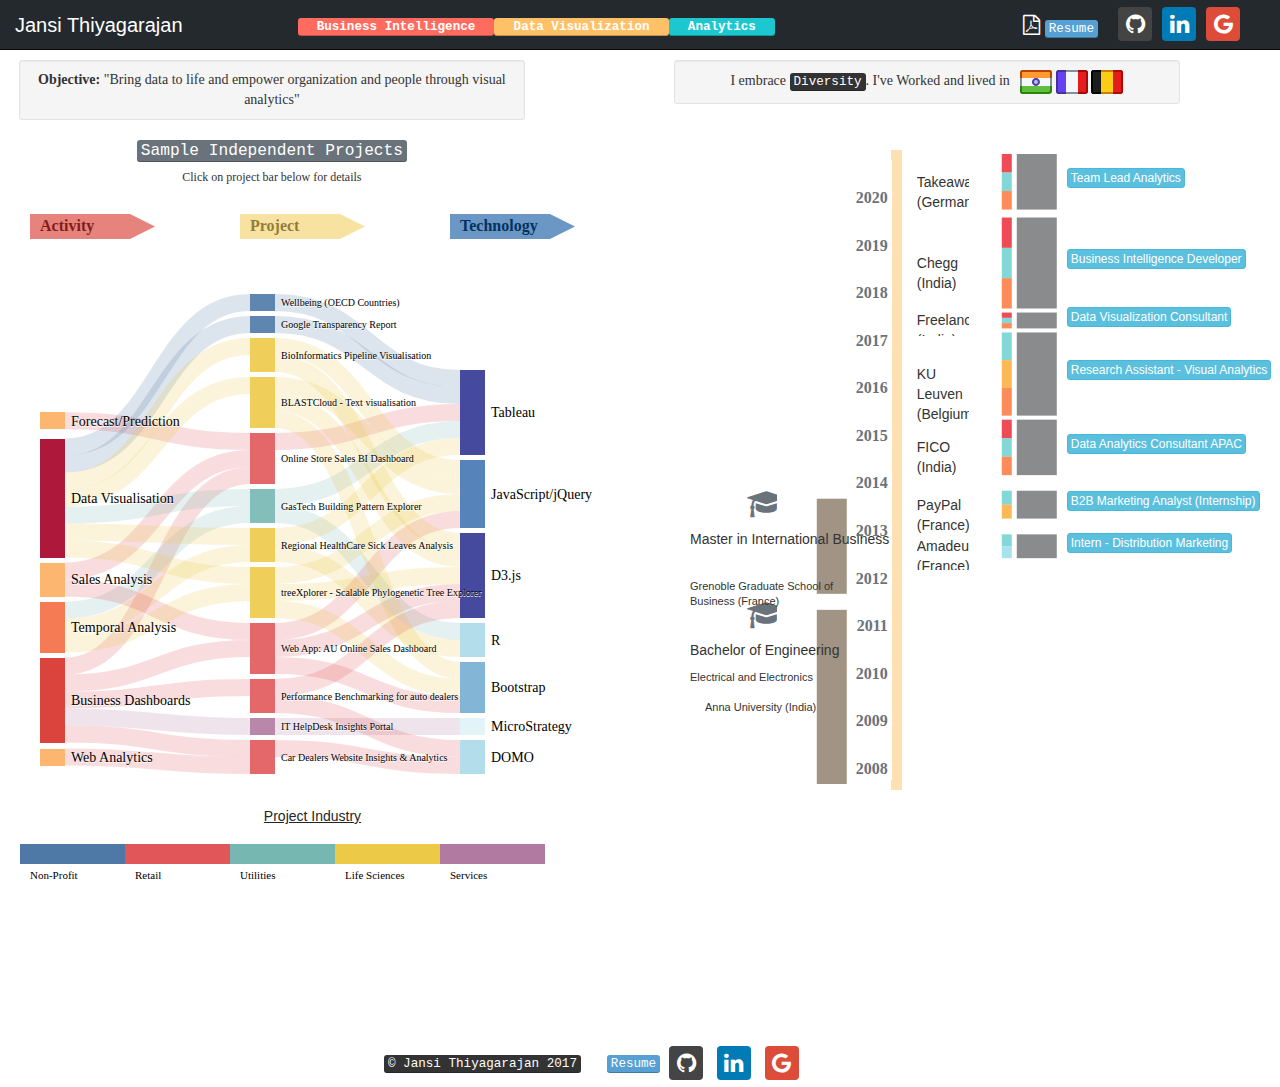
<file: index.html>
<!DOCTYPE html>
<html lang="en">

<head>

    <meta charset="utf-8">
    <meta http-equiv="X-UA-Compatible" content="IE=edge">
    <meta name="viewport" content="width=device-width, initial-scale=1">
    <meta name="description" content="">
    <meta name="author" content="">

    <title> Jansi Thiyagarajan - Website</title>

    <!-- Bootstrap Core CSS -->
    <link rel="stylesheet" href="https://maxcdn.bootstrapcdn.com/bootstrap/3.3.7/css/bootstrap.min.css">
    <!-- Font Awesome CSS -->
    <link rel="stylesheet" href="https://cdnjs.cloudflare.com/ajax/libs/font-awesome/4.7.0/css/font-awesome.min.css">
    <link href="css/bootstrap-social.css" rel="stylesheet">
    <link href="css/custom.css" rel="stylesheet">
    <link href="css/flowViz.css" rel="stylesheet">

</head>

<body>
<nav class="navbar navbar-inverse navbar-fixed-top">
    <div class="container-fluid">
        <div class="navbar-header">
            <a class="navbar-brand name">Jansi Thiyagarajan</a>
        </div>

        <ul class="nav navbar-nav" id="keyDomain">
            <li class="BI"><kbd>&nbsp Business Intelligence &nbsp </kbd></li>
            <li class="viz"><kbd>&nbsp Data Visualization &nbsp</kbd></li>
            <li class="analytics"><kbd> &nbsp Analytics &nbsp</kbd></li>
        </ul>

        <ul class="nav navbar-nav navbar-right">
            <li class="resume"><a
                    href="https://drive.google.com/file/d/0B0U3T-l0nqzZYWozbXZhbW4tSWc/view?usp=sharing"><i
                    class="fa fa-file-pdf-o" aria-hidden="true"></i><kbd>Resume</kbd>
            </a></li>
            <li><a href="https://github.com/jansithiya" class="btn btn-social-icon btn-github">
                <span class="fa fa-github"></span>
            </a></li>
            <li><a href="https://www.linkedin.com/in/jansi-thiyagarajan-32140958/"
                   class="btn btn-social-icon btn-linkedin">
                <span class="fa fa-linkedin"></span>
            </a></li>
            <li><a href="mailto:thiyagarajan.jansi@gmail.com" class="btn btn-social-icon btn-google">
                <span class="fa fa-google"></span>
            </a></li>

        </ul>
    </div>
</nav>

<div class="row">
    <div class="col-lg-6 col-md-12 col-sm-12">
        <div class="well well-sm topwell">
            <b>Objective:</b> "Bring data to life and empower organization and people through visual analytics"
        </div>
        <h4 class="topwell project"><kbd>Sample Independent Projects</kbd></h4>
        <h6 class="topwell project">Click on project bar below for details</h6>
        <div id="mainViz"></div>
        <div id="legendViz">
            <h5 class="legendTitle">Project Industry</h5>
        </div>
    </div>
    <div class="col-lg-6 col-md-12 col-sm-12">
        <div class="well well-sm topwell">
            I embrace <kbd>Diversity</kbd>. I've Worked and lived in &nbsp
            <img id="India" src="assets/India.png"> </img>
            <img id="France" src="assets/france.png"></img>
            <img id="Belgium" src="assets/belgium.png"></img>
        </div>
        <div id="timeline"></div>
    </div>
</div>

<footer class="footer">
    <kbd>© Jansi Thiyagarajan 2017</kbd>
    <a class="resume" href="https://drive.google.com/file/d/0B0U3T-l0nqzZYWozbXZhbW4tSWc/view?usp=sharing"><i
            class="fa fa-file-pdf-o" aria-hidden="true"></i><kbd>Resume</kbd>
    </a>
    <a href="https://github.com/jansithiya" class="btn btn-social-icon btn-github">
        <span class="fa fa-github"></span>
    </a>
    <a href="https://www.linkedin.com/in/jansi-thiyagarajan-32140958/" class="btn btn-social-icon btn-linkedin">
        <span class="fa fa-linkedin"></span>
    </a>
    <a href="mailto:thiyagarajan.jansi@gmail.com" class="btn btn-social-icon btn-google">
        <span class="fa fa-google"></span>
    </a>

</footer>
<script src="js/browserCheck.js"></script>
<script src="js/jquery.js"></script>
<script src="js/underscore-min.js"></script>
<script src="js/bootstrap.js"></script>
<script src="js/custom.js"></script>
<script src="js/d3.v4.min.js"></script>
<script src="js/sankey.js"></script>
<script src="js/portfolioViz.js"></script>
<script src="js/workData.js"></script>
<script src="js/workTimeline.js"></script>
<!-- Google Analytics  !-->
<script>
    (function (i, s, o, g, r, a, m) {
        i['GoogleAnalyticsObject'] = r;
        i[r] = i[r] || function () {
                (i[r].q = i[r].q || []).push(arguments)
            }, i[r].l = 1 * new Date();
        a = s.createElement(o),
            m = s.getElementsByTagName(o)[0];
        a.async = 1;
        a.src = g;
        m.parentNode.insertBefore(a, m)
    })(window, document, 'script', 'https://www.google-analytics.com/analytics.js', 'ga');

    ga('create', 'UA-101287942-1', 'auto');
    ga('send', 'pageview');

</script>
</body>

</html>
</file>
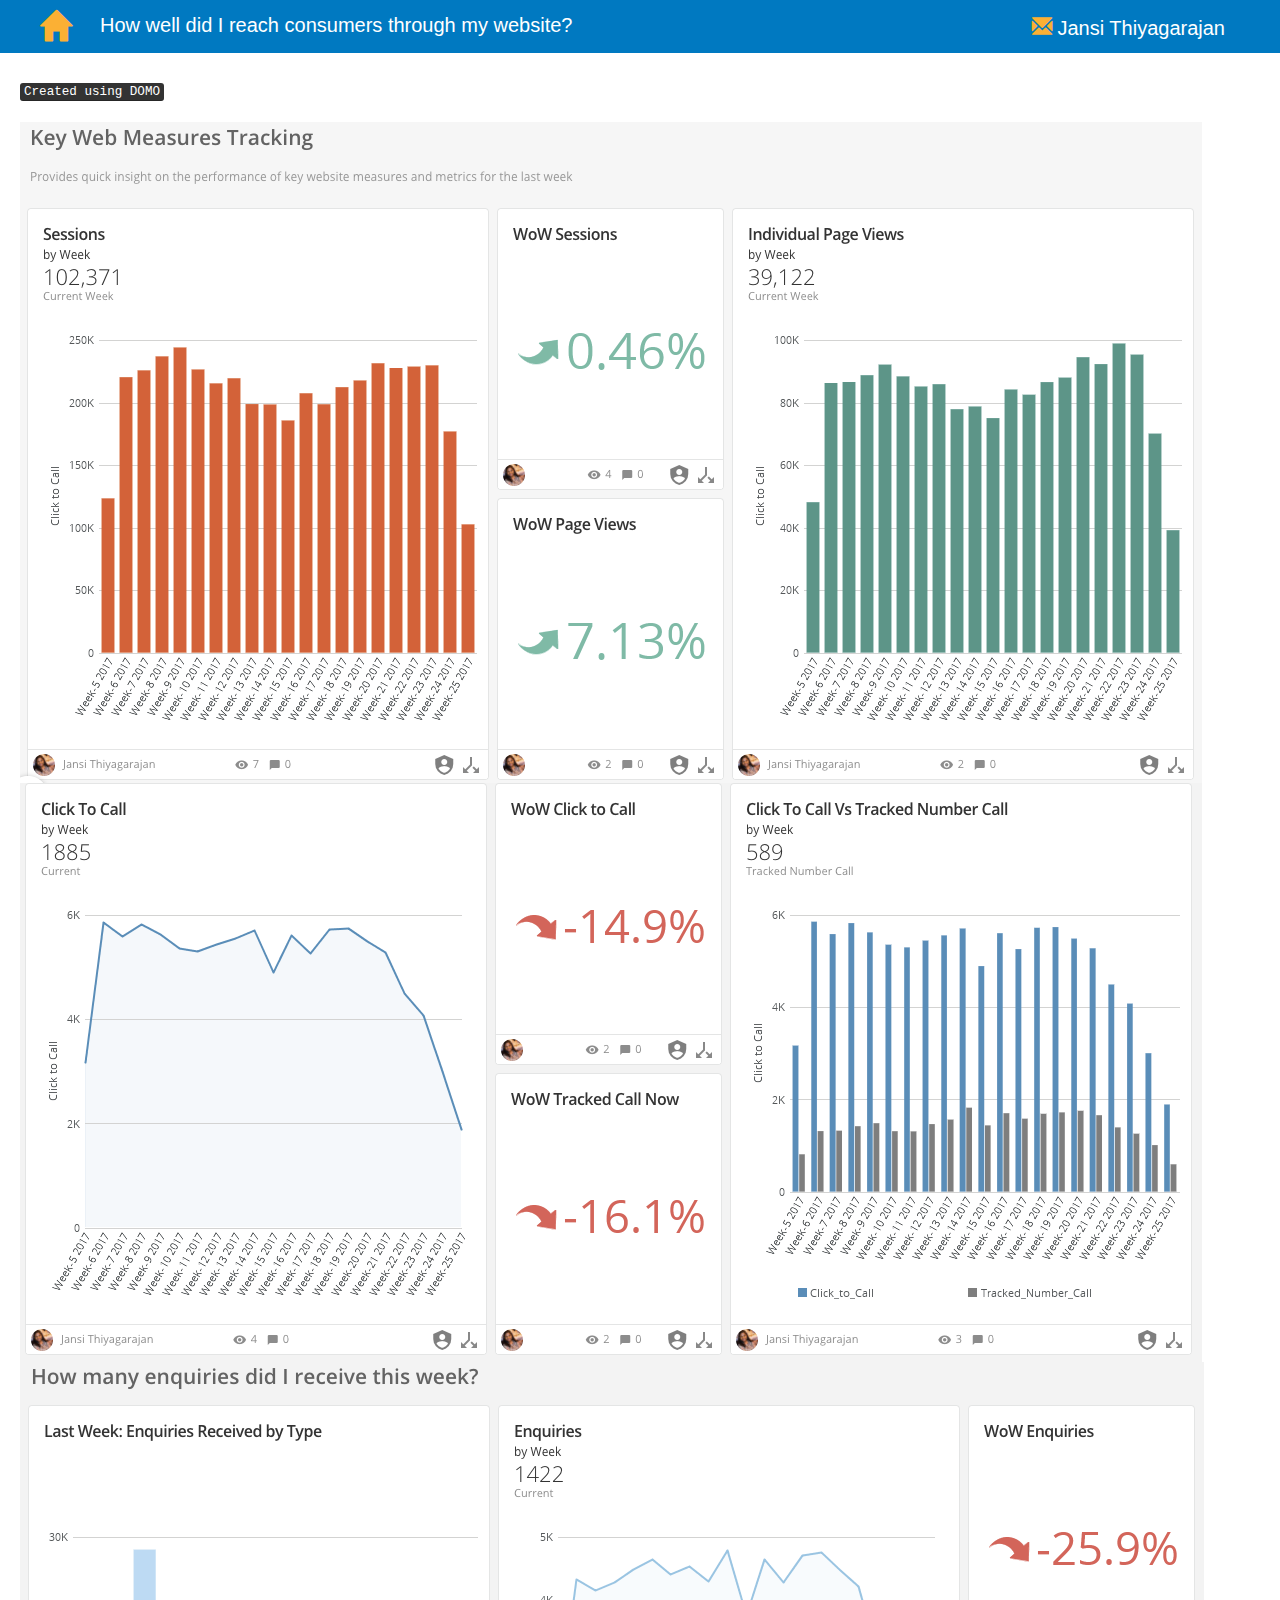
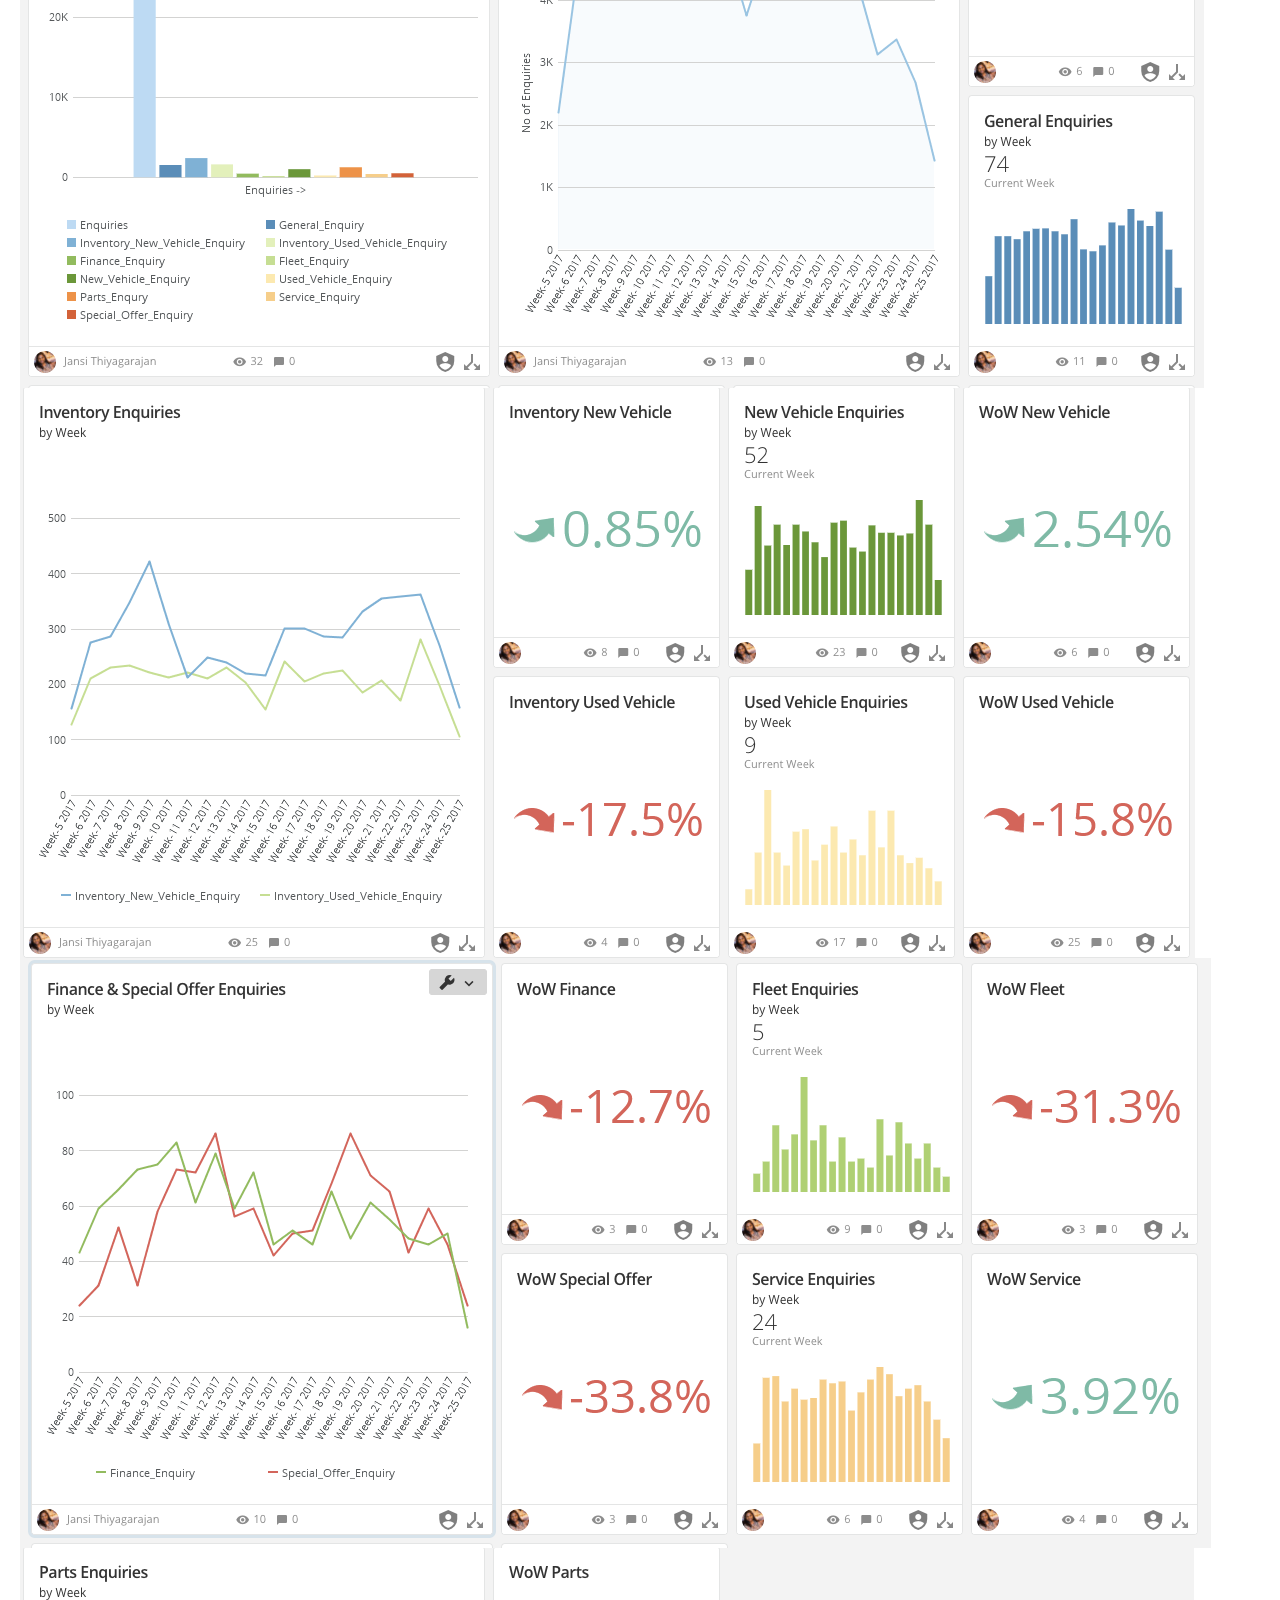
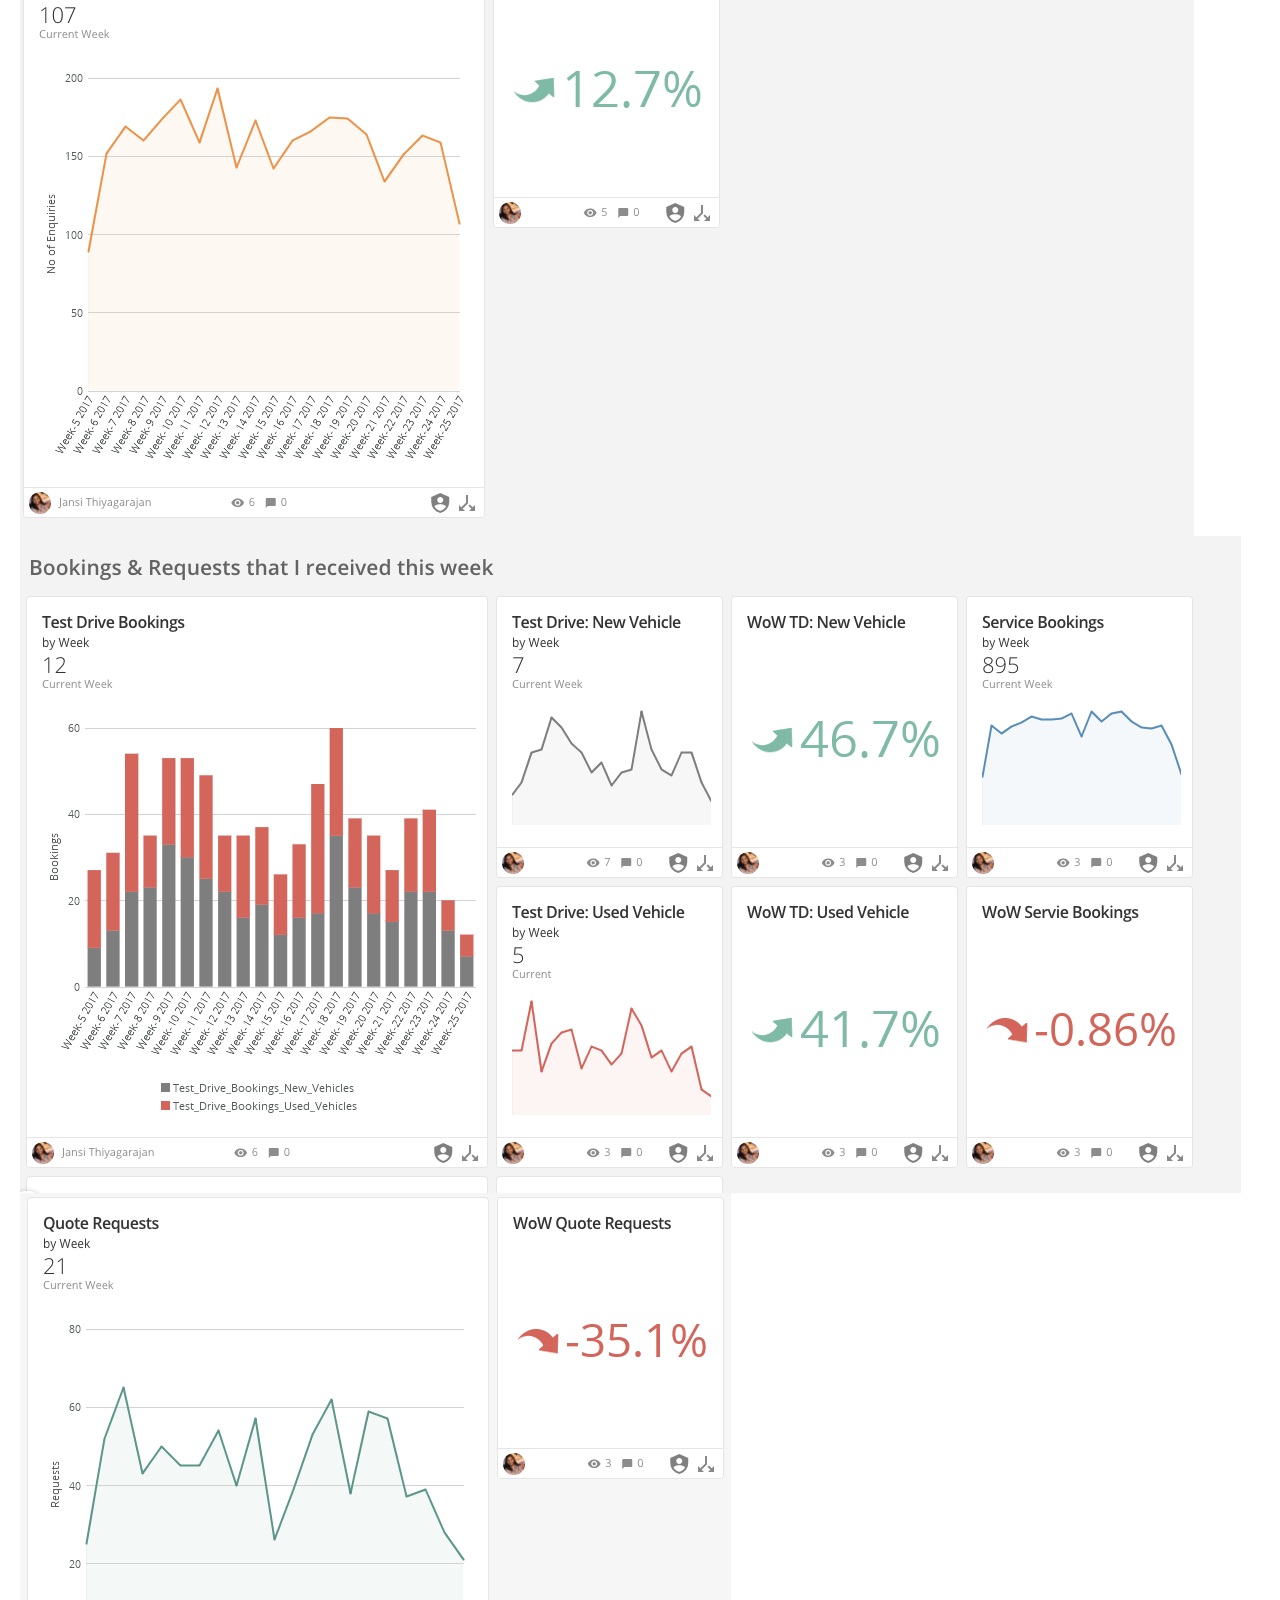
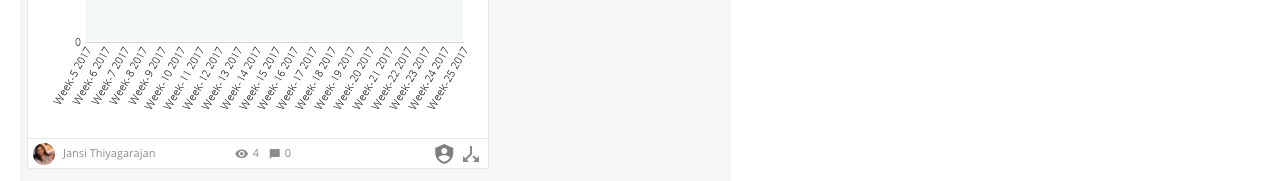
<file: pages/CarDealers.html>
<!DOCTYPE html>
<html lang="en">

<head>
    <meta charset="utf-8">
    <meta http-equiv="X-UA-Compatible" content="IE=edge">
    <meta name="viewport" content="width=device-width, initial-scale=1">
    <meta name="description" content="">
    <meta name="author" content="">

    <title> National Car Dealers Website Analysis & Benchmark </title>
    <!-- Bootstrap Core CSS -->
    <link rel="stylesheet" href="https://maxcdn.bootstrapcdn.com/bootstrap/3.3.7/css/bootstrap.min.css">
    <!-- Font Awesome CSS -->
    <link rel="stylesheet" href="https://cdnjs.cloudflare.com/ajax/libs/font-awesome/4.7.0/css/font-awesome.min.css">
    <!-- pages custom CSS -->
    <link href="../css/pages.css" rel="stylesheet">

</head>

<body>

<nav class="navbar navbar-inverse navbar-fixed-top">
    <div class="container-fluid">
        <div class="navbar-header">
            <a class="navbar-brand" href="https://jansithiya.github.io"><span
                    class="glyphicon glyphicon-home"></span></a>
        </div>
        <ul class="nav navbar-nav">
            <li><a> How well did I reach consumers through my website? </a></li>
        </ul>
        <ul class="nav navbar-nav navbar-right">
            <li><a href="mailto:thiyagarajan.jansi@gmail.com"><span class="glyphicon glyphicon-envelope"></span> Jansi
                Thiyagarajan</a></li>
        </ul>
    </div>
</nav>
<div class="container" id="dealers">
    <kbd>Created using DOMO </kbd>
    <div id="dealersImages">
    <img src="../assets/dealers/1.png" alt="Key Metrics">
    <img src="../assets/dealers/2.png" alt="Key Metrics">
    <img src="../assets/dealers/3.png" alt="Key Metrics">
    <img src="../assets/dealers/4.png" alt="Key Metrics">
    <img src="../assets/dealers/5.png" alt="Key Metrics">
    <img src="../assets/dealers/6.png" alt="Key Metrics">
    <img src="../assets/dealers/7.png" alt="Key Metrics">
    <img src="../assets/dealers/8.png" alt="Key Metrics">
    </div>
</div>
</body>
</html>
</file>
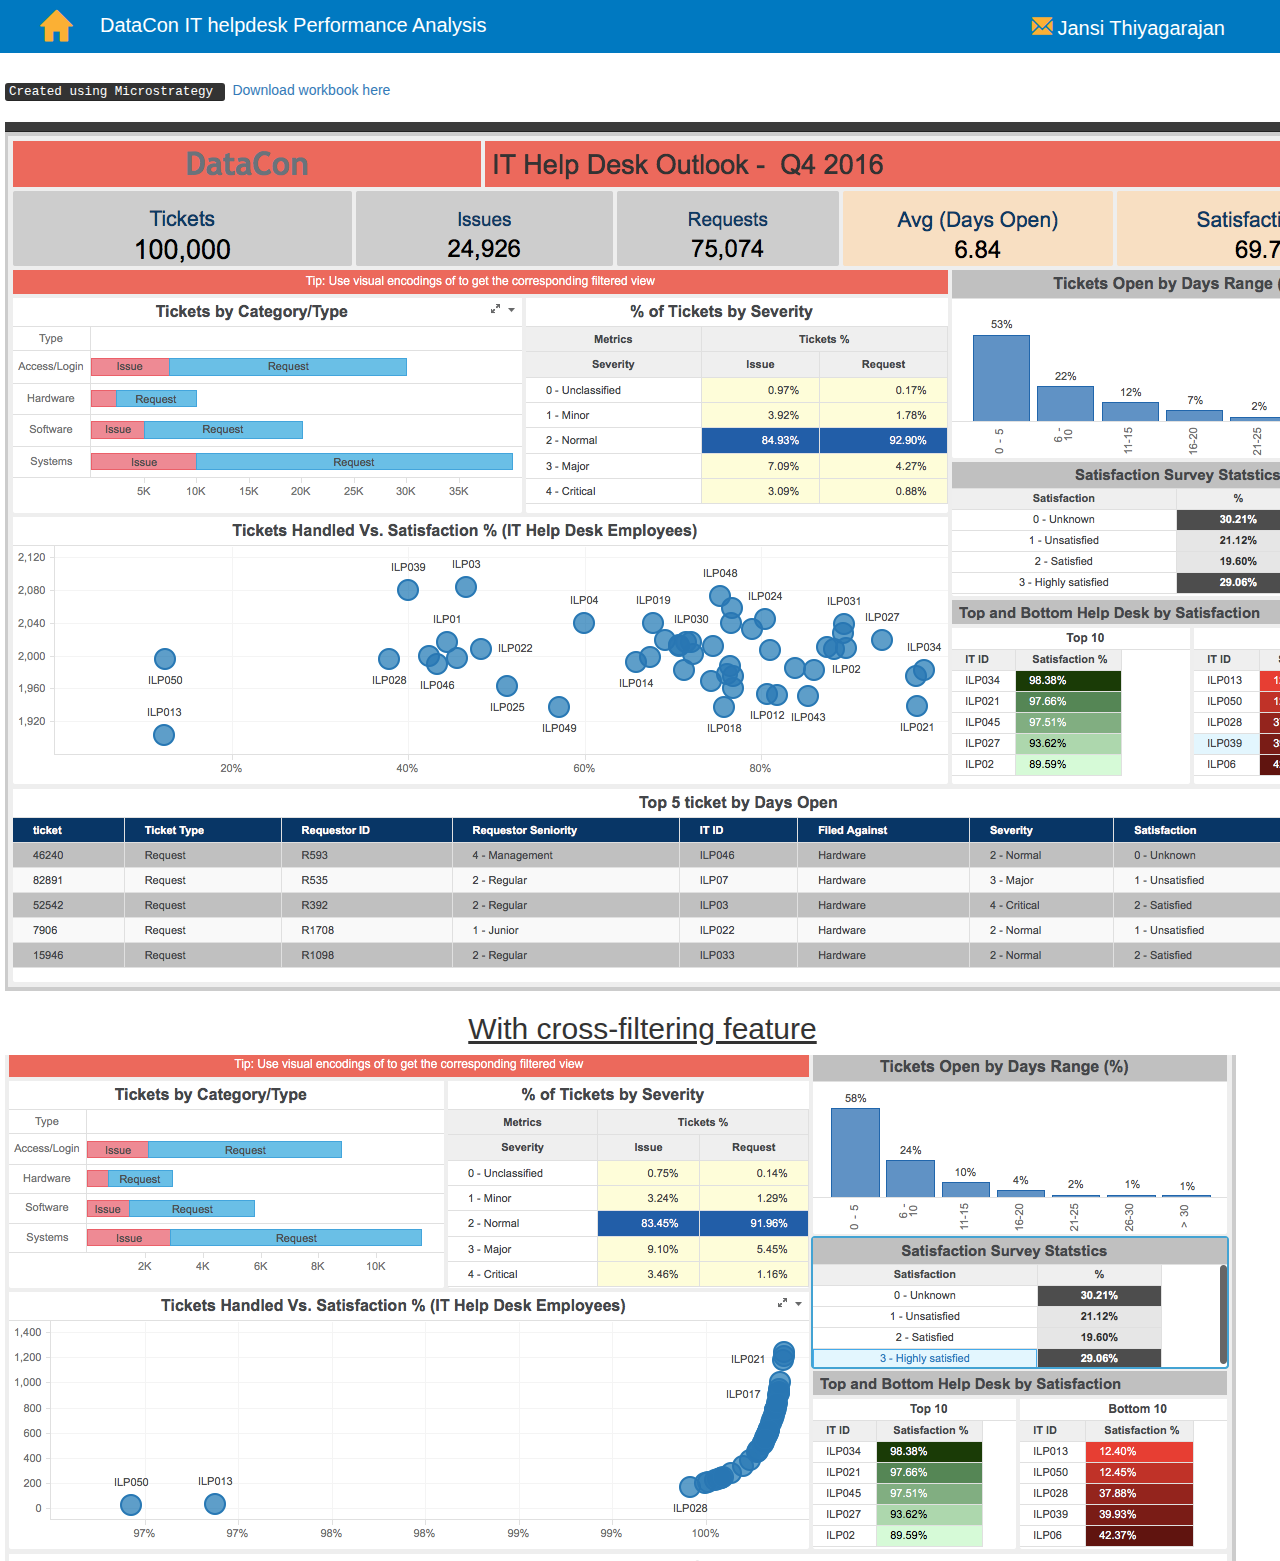
<file: pages/IThelpdesk.html>
<!DOCTYPE html>
<html lang="en">

<head>
    <meta charset="utf-8">
    <meta http-equiv="X-UA-Compatible" content="IE=edge">
    <meta name="viewport" content="width=device-width, initial-scale=1">
    <meta name="description" content="">
    <meta name="author" content="">

    <title> DataCon IT helpdesk Insights </title>
    <!-- Bootstrap Core CSS -->
    <link rel="stylesheet" href="https://maxcdn.bootstrapcdn.com/bootstrap/3.3.7/css/bootstrap.min.css">
    <!-- Font Awesome CSS -->
    <link rel="stylesheet" href="https://cdnjs.cloudflare.com/ajax/libs/font-awesome/4.7.0/css/font-awesome.min.css">
    <!-- pages custom CSS -->
    <link href="../css/pages.css" rel="stylesheet">

</head>

<body>

<nav class="navbar navbar-inverse navbar-fixed-top">
    <div class="container-fluid">
        <div class="navbar-header">
            <a class="navbar-brand" href="https://jansithiya.github.io"><span
                    class="glyphicon glyphicon-home"></span></a>
        </div>
        <ul class="nav navbar-nav">
            <li><a> DataCon IT helpdesk Performance Analysis </a></li>
        </ul>
        <ul class="nav navbar-nav navbar-right">
            <li><a href="mailto:thiyagarajan.jansi@gmail.com"><span class="glyphicon glyphicon-envelope"></span> Jansi
                Thiyagarajan</a></li>
        </ul>
    </div>
</nav>
<div id="dealers">
    <kbd>Created using Microstrategy </kbd> &nbsp;
    <a href="../assets/IT_HelpDesk.mstr">Download workbook here</a>
    <div id="dealersImages">
    <img src="../assets/mstHelpdesk.png" alt="Key Metrics">
        <h2>With cross-filtering feature </h2>
    <img src="../assets/mstHelpdesk2.png" alt="Key Metrics">
    </div>
</div>
</body>
</html>
</file>
<file: css/custom.css>
svg use svg {
    fill: inherit;
}

body {

    margin-top: 60px;
}

.modal {

    position: relative;
}

@media screen and (min-width: 750px) {
    .modal:before {
        display: inline-block;
        content: " ";
        width: 100px;
        height: 100%;
        margin-left: -20px;
        margin-right: -30px;
    }
}

.modal-dialog {
    width: 60%;
}

.modal-body {
    font-size: 11px;
    text-align: left;
    padding-left: 5px;
}

.roleButton {

    -webkit-appearance: default-button;
    padding-left: 3px;
    padding-right: 3px;
    padding-top: 0;
    padding-bottom: 0;
}

.navbar {

    height: 50px;
    background: #24292e;
}

.navbar-inverse .navbar-brand {

    color: #efefef;
    font-size: 20px;

}

.navbar-inverse .navbar-brand:hover, .navbar-inverse .navbar-brand:active {

    font-size: 20px;
}

.navbar-right {

    margin-right: 20px;
}

.btn-social-icon {

    margin-top: 7px;
    margin-bottom: 7px;
    margin-left: 5px;
    margin-right: 5px;
    border: none;
}

.fa {

    color: white
}

#keyDomain {

    margin-left: 100px;
    padding-top: 15px;
}

.BI kbd {
    font-weight: bold;
    background-color: #ff6c5f;
}

.viz kbd {
    font-weight: bold;
    background-color: #ffc168;

}

.analytics kbd {
    font-weight: bold;
    background-color: #1cc7d0;

}

.resume kbd {
    margin-left: 5px;
    background-color: #56a0d3;
}

.resume .fa {
    font-size: 20px;
}

.topwell {

    margin-left: 3%;
    margin-right: 100px;
    text-align: center;
    font-family: "Comic Sans MS";
}

.topwell.project kbd {
    background-color: #6a737b;
}

footer {

    margin-left: 30%;
}

@media (max-width: 768px) {

    .btn-group {

        display: none;
    }

    #keyDomain {

        visibility: hidden;
    }

    .topwell {

        margin: 0px;

    }

    .topwell.project {
        padding-top: 10px;
    }

    .navbar-right {
        visibility: hidden;
    }

    footer {
        margin: 0;
    }
}
</file>
<file: css/flowViz.css>
.node {
    cursor: pointer;
}

text {
    font-family: Palatino;

}

.node rect {
    cursor: move;
    fill-opacity: .9;
    shape-rendering: crispEdges;
}

.node text {
    pointer-events: none;
    text-shadow: 0 1px 0 #fff;
}

.link {
    fill: none;
    stroke: #000;
    stroke-opacity: .2;
}

.link:hover {
    stroke-opacity: .5;
}

.mainTitle {
    text-anchor: right;
    font-family: Palatino;
    font-weight: bold;
    font-size: 16px;
    color: black;
    position: absolute;

}

/* Time line related */

.axis--y path {

    stroke: #ffc168;
    stroke-opacity: 0.5;
    stroke-width: 10;
    shape-rendering: crispEdges;

}

.axis .tick line {
    visibility: hidden;
}

.axis text {

    font-size: 16px;
    font-weight: bold;
    fill: #6a737b;
}

.work {

    font-size: 14px;
}

.work.company {

    font-size: 14px;

}

.edu.major{
    font-size: 11px;
}

.legendTitle{

    text-align: center;
    text-decoration: underline;
    color: #252525

}
</file>
<file: css/pages.css>
#visual{

    margin-top: 4%;
}

.navbar{
    background-color: #0079c1;
    border: #0079c1 ;

}

.navbar-brand{
    padding-top: 10px;
    padding-left: 40px;
    font-size: 30px;

}

.glyphicon{

    color:#fbb034;
    font-weight: 700;
}

.navbar-right{

    padding-right:40px;
    font-size: 20px;
    color: white;
}

.navbar-inverse .navbar-nav>li>a{
    color: white;
    font-size: 20px;
}

#dealers{
    margin-top: 80px;
    margin-left:5px
}

#dealersImages{
    margin-top: 20px;
}

#dealersImages h2{
    text-align: center;
    text-decoration: underline;
}
</file>
